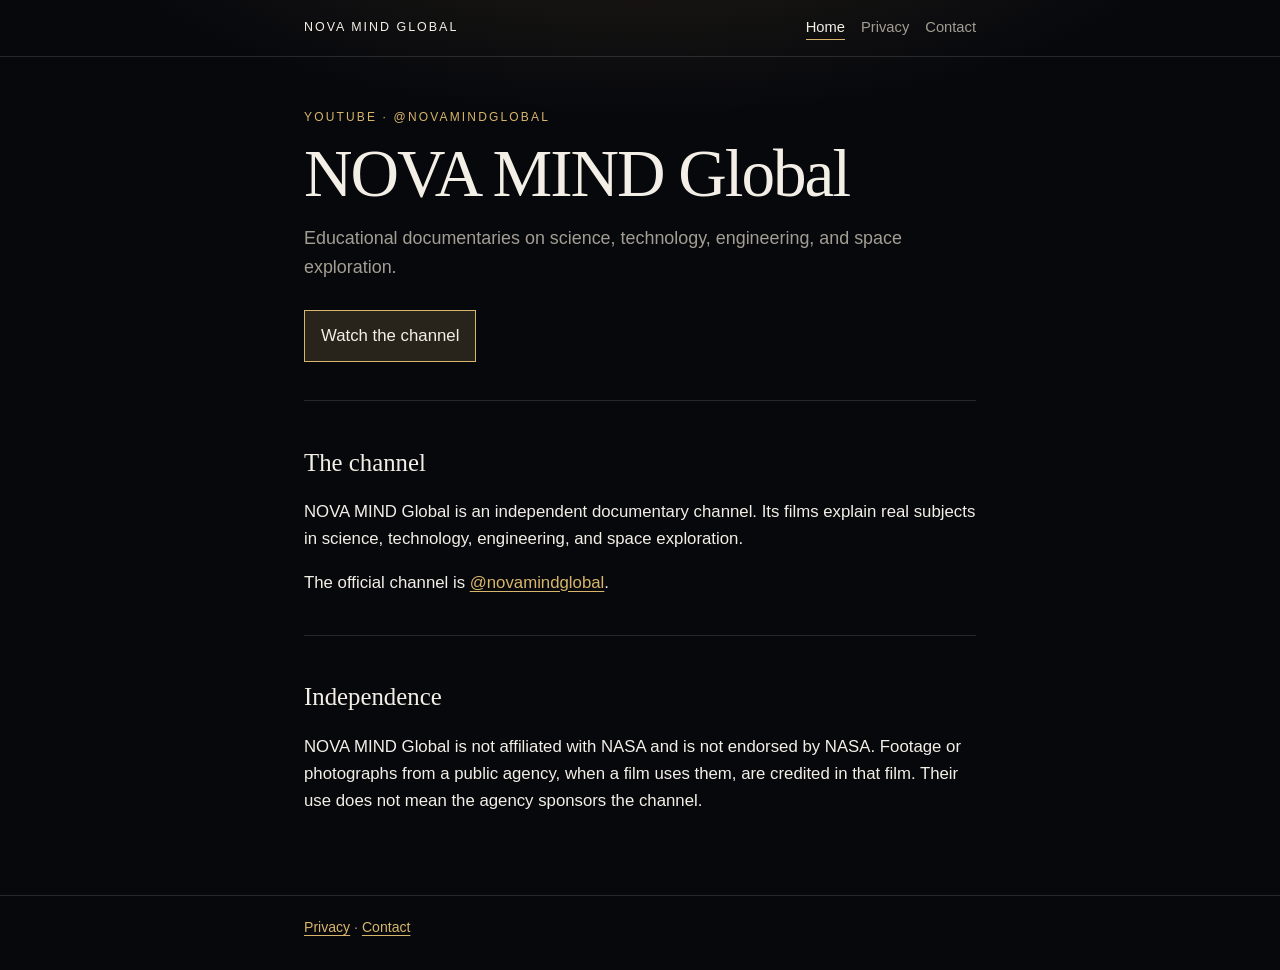
<file: index.html>
<!DOCTYPE html>
<html lang="en">
<head>
  <meta charset="utf-8">
  <meta name="viewport" content="width=device-width, initial-scale=1">
  <title>NOVA MIND Global</title>
  <meta name="description" content="NOVA MIND Global is an independent YouTube channel for educational documentaries on science, technology, engineering, and space exploration.">
  <link rel="stylesheet" href="css/site.css">
</head>
<body>
  <a class="skip" href="#content">Skip to content</a>
  <header class="site-header">
    <div class="wrap header-inner">
      <a class="brand" href="index.html">NOVA MIND Global</a>
      <nav class="nav" aria-label="Primary">
        <a href="index.html" aria-current="page">Home</a>
        <a href="privacy.html">Privacy</a>
        <a href="contact.html">Contact</a>
      </nav>
    </div>
  </header>
  <main id="content" class="wrap">
    <p class="kicker">YouTube · @novamindglobal</p>
    <h1>NOVA MIND Global</h1>
    <p class="lede">Educational documentaries on science, technology, engineering, and space exploration.</p>
    <div class="actions">
      <a class="button" href="https://www.youtube.com/@novamindglobal">Watch the channel</a>
    </div>
    <section class="panel">
      <h2>The channel</h2>
      <p>NOVA MIND Global is an independent documentary channel. Its films explain real subjects in science, technology, engineering, and space exploration.</p>
      <p>The official channel is <a href="https://www.youtube.com/@novamindglobal">@novamindglobal</a>.</p>
    </section>
    <section class="panel">
      <h2>Independence</h2>
      <p>NOVA MIND Global is not affiliated with NASA and is not endorsed by NASA. Footage or photographs from a public agency, when a film uses them, are credited in that film. Their use does not mean the agency sponsors the channel.</p>
    </section>
  </main>
  <footer class="site-footer">
    <div class="wrap">
      <a href="privacy.html">Privacy</a> · <a href="contact.html">Contact</a>
    </div>
  </footer>
</body>
</html>
</file>
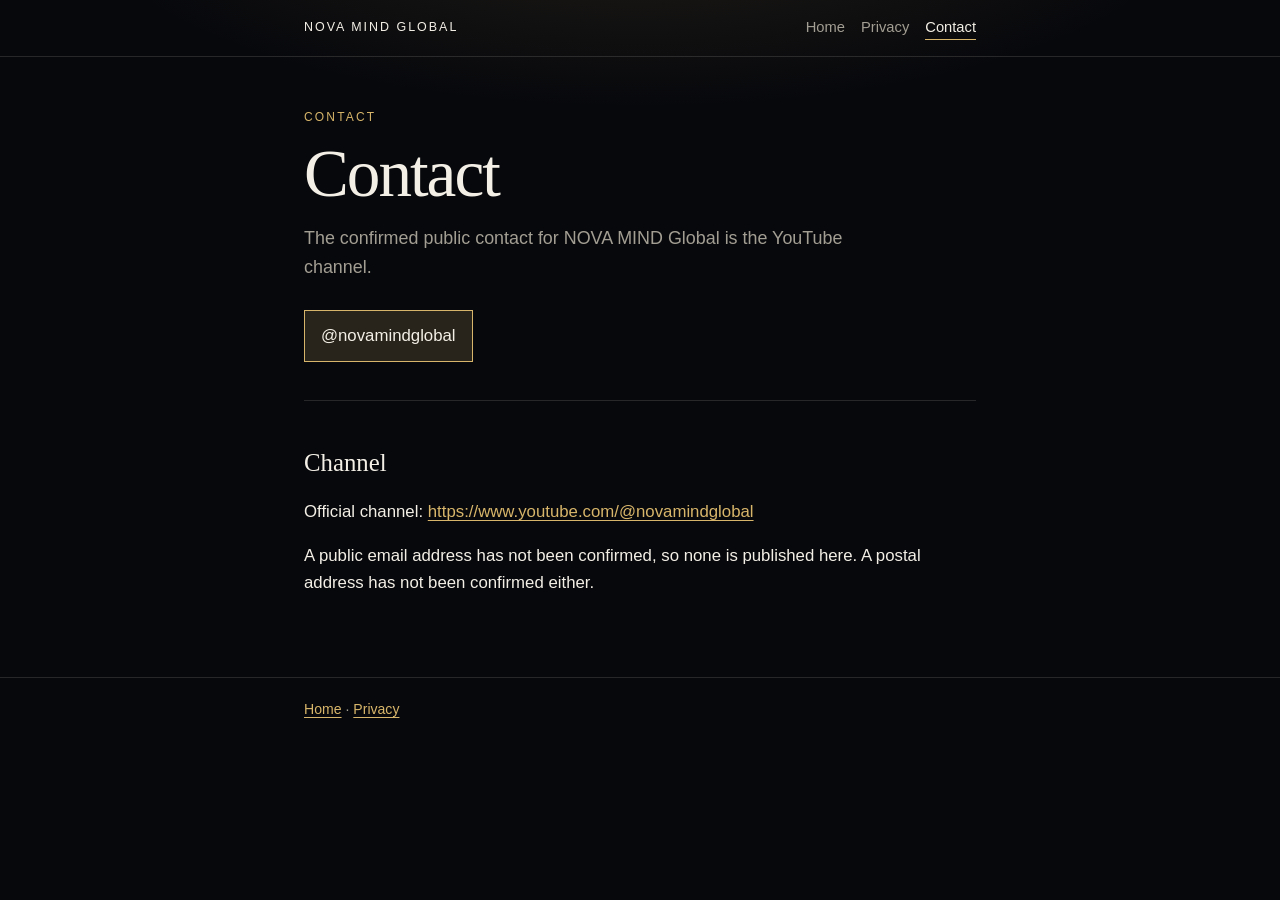
<file: contact.html>
<!DOCTYPE html>
<html lang="en">
<head>
  <meta charset="utf-8">
  <meta name="viewport" content="width=device-width, initial-scale=1">
  <title>Contact — NOVA MIND Global</title>
  <meta name="description" content="Contact NOVA MIND Global through the official YouTube channel @novamindglobal.">
  <link rel="stylesheet" href="css/site.css">
</head>
<body>
  <a class="skip" href="#content">Skip to content</a>
  <header class="site-header">
    <div class="wrap header-inner">
      <a class="brand" href="index.html">NOVA MIND Global</a>
      <nav class="nav" aria-label="Primary">
        <a href="index.html">Home</a>
        <a href="privacy.html">Privacy</a>
        <a href="contact.html" aria-current="page">Contact</a>
      </nav>
    </div>
  </header>
  <main id="content" class="wrap">
    <p class="kicker">Contact</p>
    <h1>Contact</h1>
    <p class="lede">The confirmed public contact for NOVA MIND Global is the YouTube channel.</p>
    <div class="actions">
      <a class="button" href="https://www.youtube.com/@novamindglobal">@novamindglobal</a>
    </div>
    <section class="panel">
      <h2>Channel</h2>
      <p>Official channel: <a href="https://www.youtube.com/@novamindglobal">https://www.youtube.com/@novamindglobal</a></p>
      <p>A public email address has not been confirmed, so none is published here. A postal address has not been confirmed either.</p>
    </section>
  </main>
  <footer class="site-footer">
    <div class="wrap">
      <a href="index.html">Home</a> · <a href="privacy.html">Privacy</a>
    </div>
  </footer>
</body>
</html>
</file>
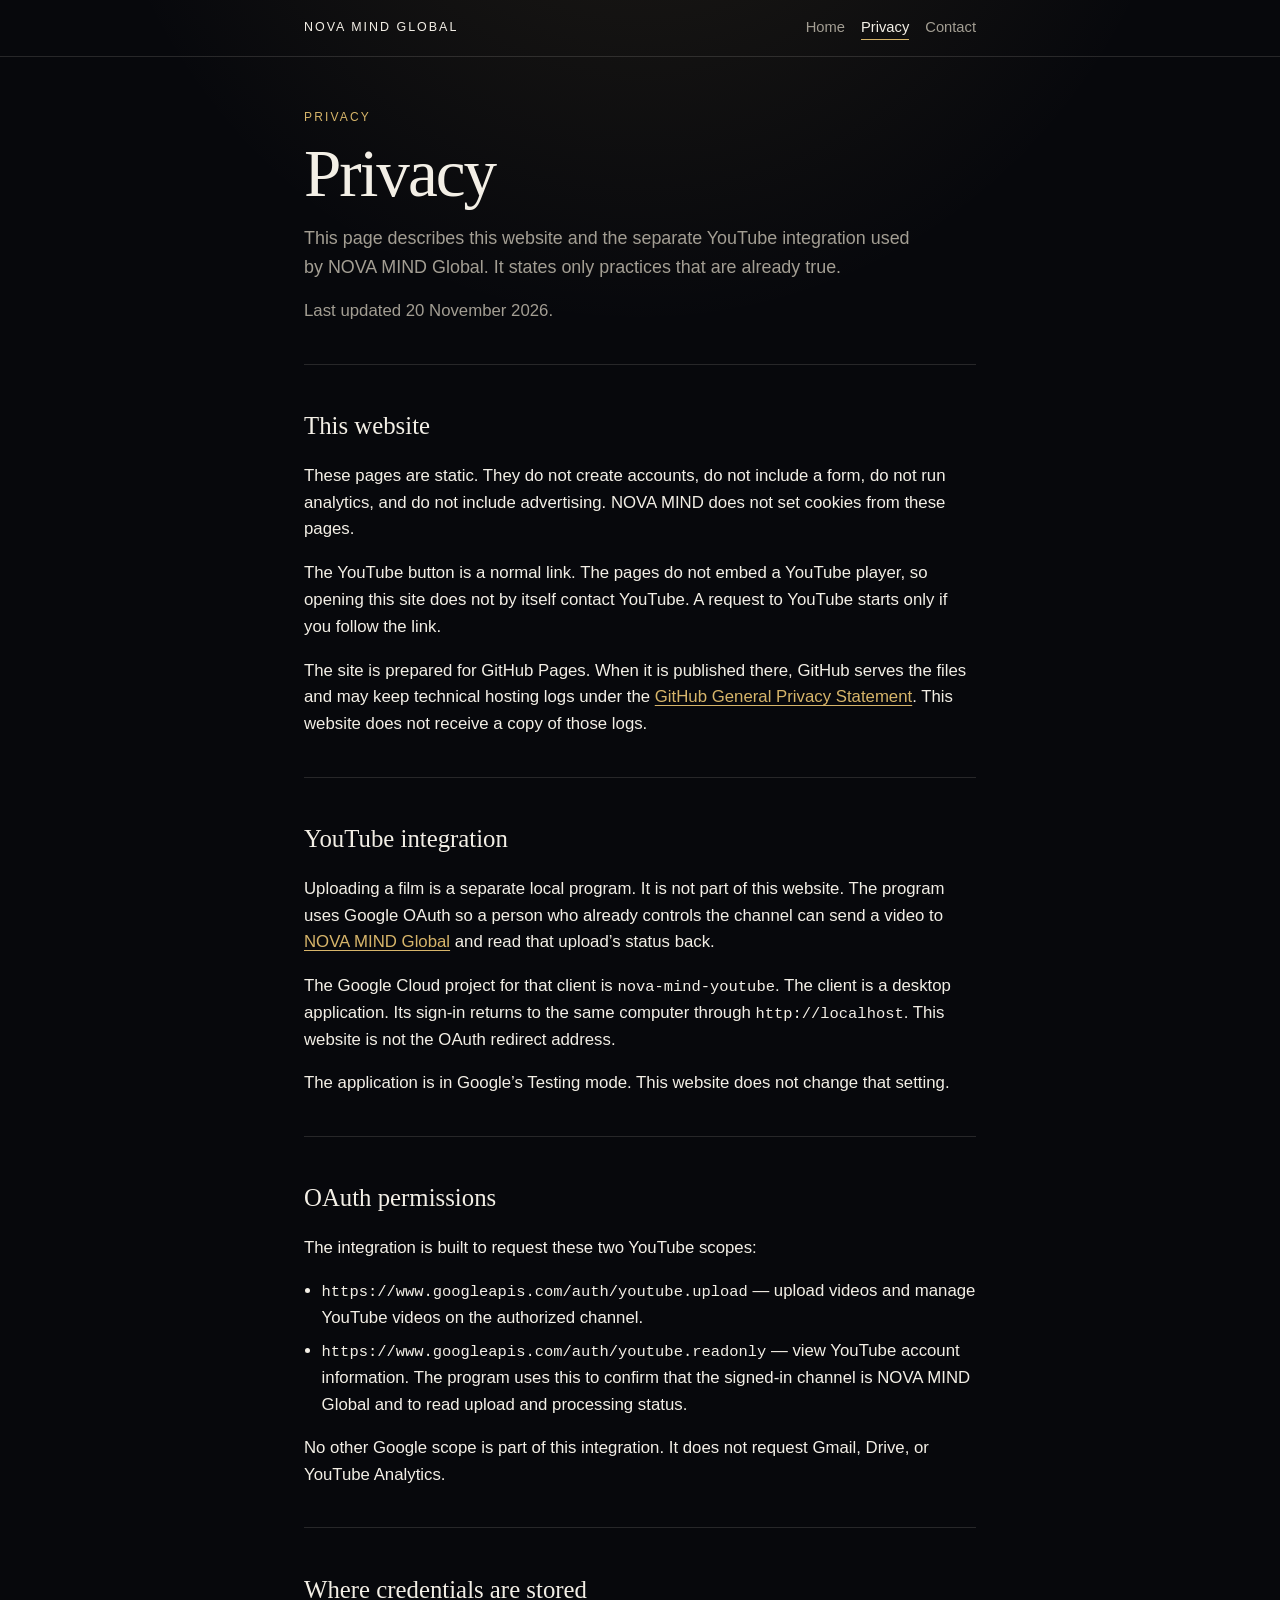
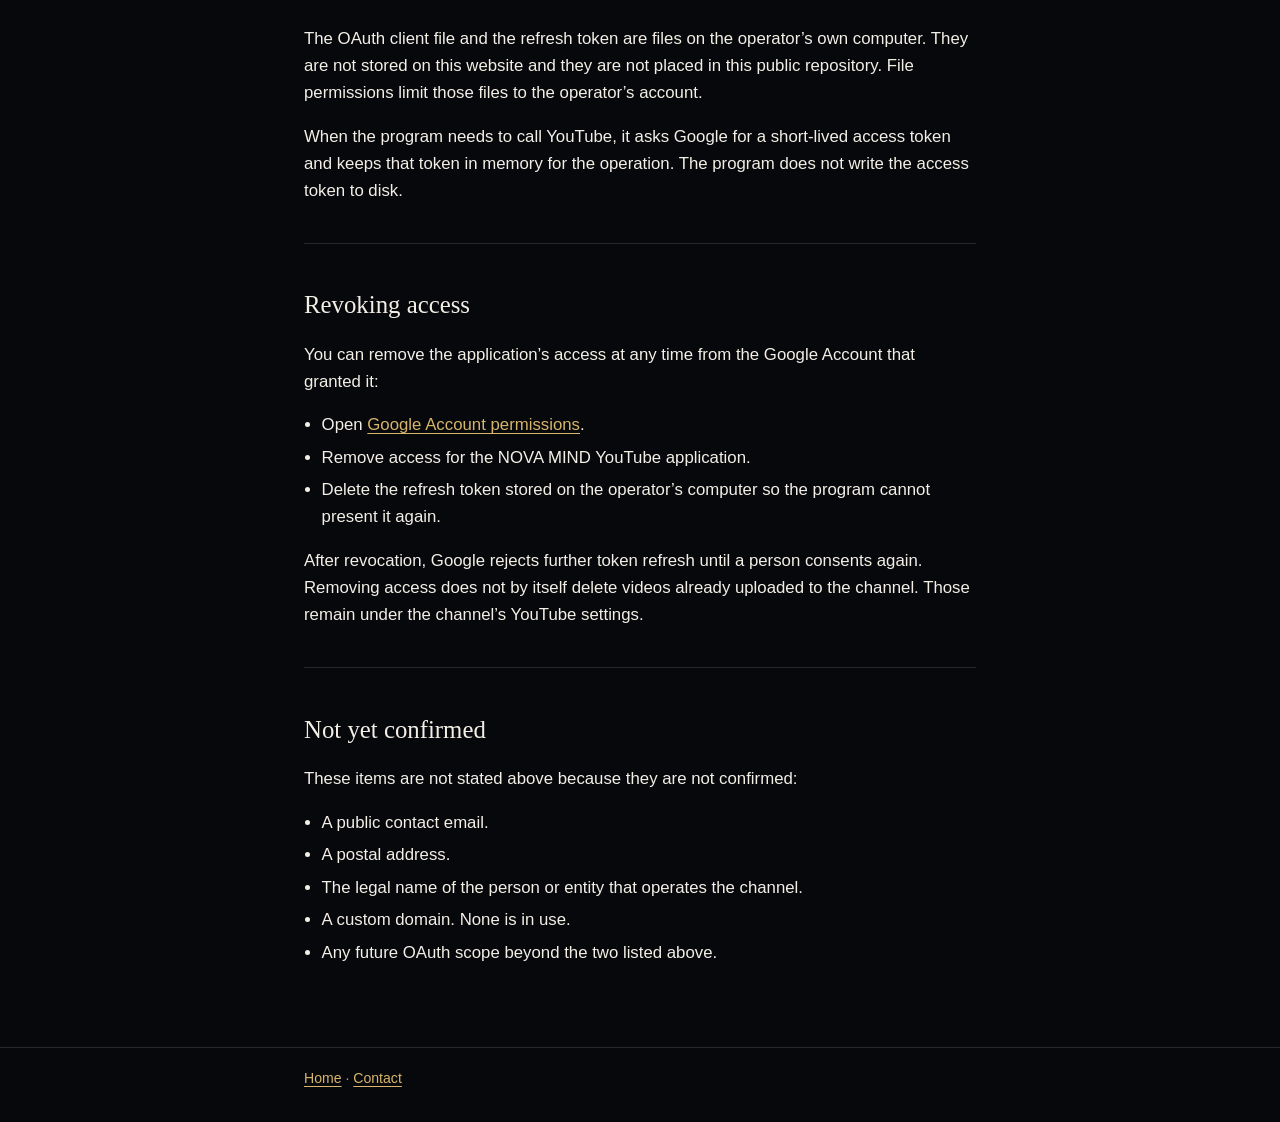
<file: privacy.html>
<!DOCTYPE html>
<html lang="en">
<head>
  <meta charset="utf-8">
  <meta name="viewport" content="width=device-width, initial-scale=1">
  <title>Privacy — NOVA MIND Global</title>
  <meta name="description" content="Privacy information for the NOVA MIND Global website and its separate YouTube upload integration.">
  <link rel="stylesheet" href="css/site.css">
</head>
<body>
  <a class="skip" href="#content">Skip to content</a>
  <header class="site-header">
    <div class="wrap header-inner">
      <a class="brand" href="index.html">NOVA MIND Global</a>
      <nav class="nav" aria-label="Primary">
        <a href="index.html">Home</a>
        <a href="privacy.html" aria-current="page">Privacy</a>
        <a href="contact.html">Contact</a>
      </nav>
    </div>
  </header>
  <main id="content" class="wrap">
    <p class="kicker">Privacy</p>
    <h1>Privacy</h1>
    <p class="lede">This page describes this website and the separate YouTube integration used by NOVA MIND Global. It states only practices that are already true.</p>
    <p class="note">Last updated 20 November 2026.</p>

    <section class="panel">
      <h2>This website</h2>
      <p>These pages are static. They do not create accounts, do not include a form, do not run analytics, and do not include advertising. NOVA MIND does not set cookies from these pages.</p>
      <p>The YouTube button is a normal link. The pages do not embed a YouTube player, so opening this site does not by itself contact YouTube. A request to YouTube starts only if you follow the link.</p>
      <p>The site is prepared for GitHub Pages. When it is published there, GitHub serves the files and may keep technical hosting logs under the <a href="https://docs.github.com/en/site-policy/privacy-policies/github-general-privacy-statement">GitHub General Privacy Statement</a>. This website does not receive a copy of those logs.</p>
    </section>

    <section class="panel">
      <h2>YouTube integration</h2>
      <p>Uploading a film is a separate local program. It is not part of this website. The program uses Google OAuth so a person who already controls the channel can send a video to <a href="https://www.youtube.com/@novamindglobal">NOVA MIND Global</a> and read that upload’s status back.</p>
      <p>The Google Cloud project for that client is <code>nova-mind-youtube</code>. The client is a desktop application. Its sign-in returns to the same computer through <code>http://localhost</code>. This website is not the OAuth redirect address.</p>
      <p>The application is in Google’s Testing mode. This website does not change that setting.</p>
    </section>

    <section class="panel">
      <h2>OAuth permissions</h2>
      <p>The integration is built to request these two YouTube scopes:</p>
      <ul>
        <li><code>https://www.googleapis.com/auth/youtube.upload</code> — upload videos and manage YouTube videos on the authorized channel.</li>
        <li><code>https://www.googleapis.com/auth/youtube.readonly</code> — view YouTube account information. The program uses this to confirm that the signed-in channel is NOVA MIND Global and to read upload and processing status.</li>
      </ul>
      <p>No other Google scope is part of this integration. It does not request Gmail, Drive, or YouTube Analytics.</p>
    </section>

    <section class="panel">
      <h2>Where credentials are stored</h2>
      <p>The OAuth client file and the refresh token are files on the operator’s own computer. They are not stored on this website and they are not placed in this public repository. File permissions limit those files to the operator’s account.</p>
      <p>When the program needs to call YouTube, it asks Google for a short-lived access token and keeps that token in memory for the operation. The program does not write the access token to disk.</p>
    </section>

    <section class="panel">
      <h2>Revoking access</h2>
      <p>You can remove the application’s access at any time from the Google Account that granted it:</p>
      <ul>
        <li>Open <a href="https://myaccount.google.com/permissions">Google Account permissions</a>.</li>
        <li>Remove access for the NOVA MIND YouTube application.</li>
        <li>Delete the refresh token stored on the operator’s computer so the program cannot present it again.</li>
      </ul>
      <p>After revocation, Google rejects further token refresh until a person consents again. Removing access does not by itself delete videos already uploaded to the channel. Those remain under the channel’s YouTube settings.</p>
    </section>

    <section class="panel">
      <h2>Not yet confirmed</h2>
      <p>These items are not stated above because they are not confirmed:</p>
      <ul>
        <li>A public contact email.</li>
        <li>A postal address.</li>
        <li>The legal name of the person or entity that operates the channel.</li>
        <li>A custom domain. None is in use.</li>
        <li>Any future OAuth scope beyond the two listed above.</li>
      </ul>
    </section>
  </main>
  <footer class="site-footer">
    <div class="wrap">
      <a href="index.html">Home</a> · <a href="contact.html">Contact</a>
    </div>
  </footer>
</body>
</html>
</file>
<file: css/site.css>
:root {
  color-scheme: dark;
  --bg: #07080c;
  --bg-raise: #101218;
  --line: rgba(232, 228, 218, 0.14);
  --text: #f3efe6;
  --muted: #a39e93;
  --accent: #d7b56a;
  --accent-dim: rgba(215, 181, 106, 0.16);
  --max: 42rem;
}

* {
  box-sizing: border-box;
}

html {
  background: var(--bg);
}

body {
  margin: 0;
  min-height: 100vh;
  background:
    radial-gradient(ellipse 80% 40% at 50% -10%, rgba(215, 181, 106, 0.12), transparent 55%),
    var(--bg);
  color: var(--text);
  font-family: "Avenir Next", "Segoe UI", sans-serif;
  font-size: 1.05rem;
  line-height: 1.6;
}

a {
  color: var(--accent);
  text-underline-offset: 0.18em;
}

a:hover {
  color: #f0d48a;
}

a:focus-visible,
.button:focus-visible {
  outline: 2px solid var(--accent);
  outline-offset: 3px;
}

.skip {
  position: absolute;
  left: 1rem;
  top: -3rem;
  background: var(--text);
  color: var(--bg);
  padding: 0.4rem 0.7rem;
}

.skip:focus {
  top: 0.6rem;
}

.wrap {
  width: min(100% - 2rem, var(--max));
  margin-inline: auto;
}

.site-header {
  border-bottom: 1px solid var(--line);
}

.header-inner {
  display: flex;
  flex-wrap: wrap;
  align-items: center;
  justify-content: space-between;
  gap: 0.75rem 1.5rem;
  padding: 1rem 0;
}

.brand {
  color: var(--text);
  text-decoration: none;
  letter-spacing: 0.16em;
  text-transform: uppercase;
  font-size: 0.78rem;
}

.nav {
  display: flex;
  flex-wrap: wrap;
  gap: 0.4rem 1rem;
}

.nav a {
  color: var(--muted);
  text-decoration: none;
  font-size: 0.92rem;
}

.nav a[aria-current="page"] {
  color: var(--text);
  box-shadow: inset 0 -1px 0 var(--accent);
}

main {
  padding: 3.2rem 0 4rem;
}

.kicker {
  margin: 0 0 0.8rem;
  color: var(--accent);
  letter-spacing: 0.18em;
  text-transform: uppercase;
  font-size: 0.75rem;
}

h1 {
  margin: 0 0 1rem;
  font-family: "Iowan Old Style", "Palatino Linotype", Palatino, serif;
  font-weight: 500;
  font-size: clamp(2.4rem, 8vw, 4.2rem);
  line-height: 1.02;
  letter-spacing: -0.03em;
}

h2 {
  margin: 2.2rem 0 0.6rem;
  font-family: "Iowan Old Style", "Palatino Linotype", Palatino, serif;
  font-weight: 500;
  font-size: 1.55rem;
}

.lede {
  margin: 0;
  max-width: 38rem;
  color: var(--muted);
  font-size: 1.12rem;
}

.actions {
  display: flex;
  flex-wrap: wrap;
  gap: 0.8rem;
  margin-top: 1.8rem;
}

.button {
  display: inline-block;
  border: 1px solid var(--accent);
  background: var(--accent-dim);
  color: var(--text);
  text-decoration: none;
  padding: 0.7rem 1rem;
}

.panel {
  margin-top: 2.4rem;
  border-top: 1px solid var(--line);
  padding-top: 0.4rem;
}

ul {
  padding-left: 1.1rem;
}

li + li {
  margin-top: 0.35rem;
}

.note {
  color: var(--muted);
}

code {
  font-family: ui-monospace, "SF Mono", Menlo, monospace;
  font-size: 0.92em;
}

.site-footer {
  border-top: 1px solid var(--line);
  color: var(--muted);
  font-size: 0.88rem;
}

.site-footer .wrap {
  padding: 1.2rem 0 2rem;
}

@media (max-width: 36rem) {
  main {
    padding-top: 2.2rem;
  }

  .header-inner {
    align-items: flex-start;
  }
}
</file>
